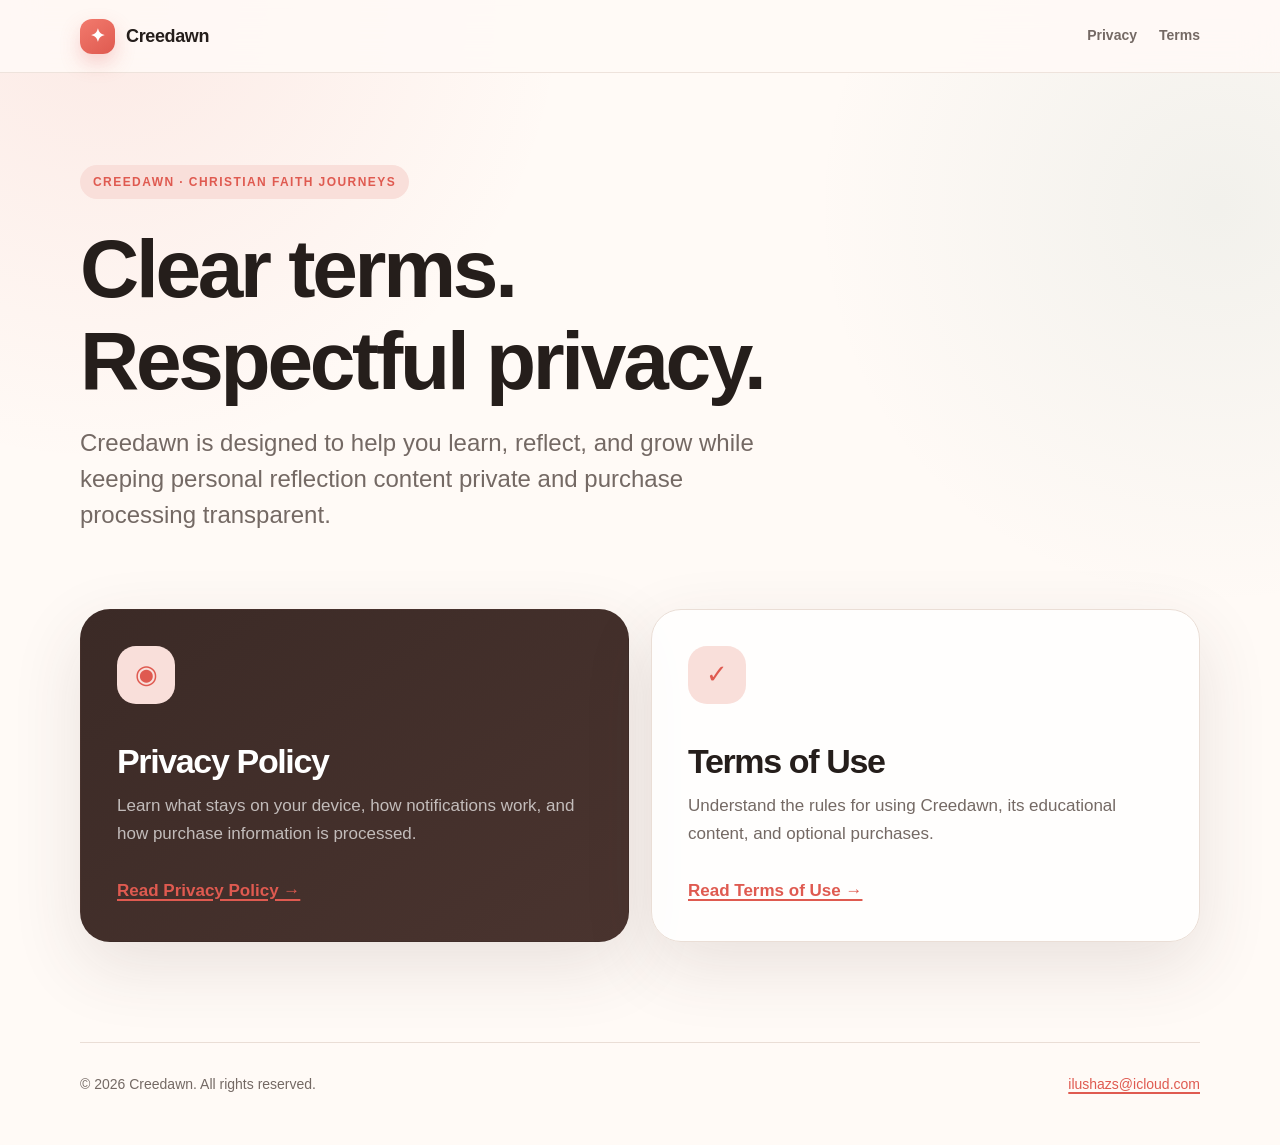
<file: index.html>
<!doctype html>
<html lang="en">
<head>
  <meta charset="utf-8">
  <meta name="viewport" content="width=device-width, initial-scale=1">
  <meta name="description" content="Privacy Policy and Terms of Use for the Creedawn iOS app.">
  <title>Creedawn — Legal</title>
  <link rel="stylesheet" href="assets/styles.css">
</head>
<body>
  <header class="site-header">
    <nav class="nav" aria-label="Primary navigation">
      <a class="brand" href="./"><span class="brand-mark" aria-hidden="true">✦</span>Creedawn</a>
      <div class="nav-links">
        <a href="privacy/">Privacy</a>
        <a href="terms/">Terms</a>
      </div>
    </nav>
  </header>

  <main>
    <section class="hero">
      <span class="eyebrow">Creedawn · Christian faith journeys</span>
      <h1>Clear terms.<br>Respectful privacy.</h1>
      <p class="hero-copy">Creedawn is designed to help you learn, reflect, and grow while keeping personal reflection content private and purchase processing transparent.</p>
    </section>

    <section class="home-grid" aria-label="Legal documents">
      <article class="home-card dark">
        <div class="card-icon" aria-hidden="true">◉</div>
        <h2>Privacy Policy</h2>
        <p>Learn what stays on your device, how notifications work, and how purchase information is processed.</p>
        <a class="card-link" href="privacy/">Read Privacy Policy →</a>
      </article>
      <article class="home-card">
        <div class="card-icon" aria-hidden="true">✓</div>
        <h2>Terms of Use</h2>
        <p>Understand the rules for using Creedawn, its educational content, and optional purchases.</p>
        <a class="card-link" href="terms/">Read Terms of Use →</a>
      </article>
    </section>
  </main>

  <footer class="site-footer">
    <p>© 2026 Creedawn. All rights reserved.</p>
    <p><a href="mailto:ilushazs@icloud.com">ilushazs@icloud.com</a></p>
  </footer>
</body>
</html>
</file>
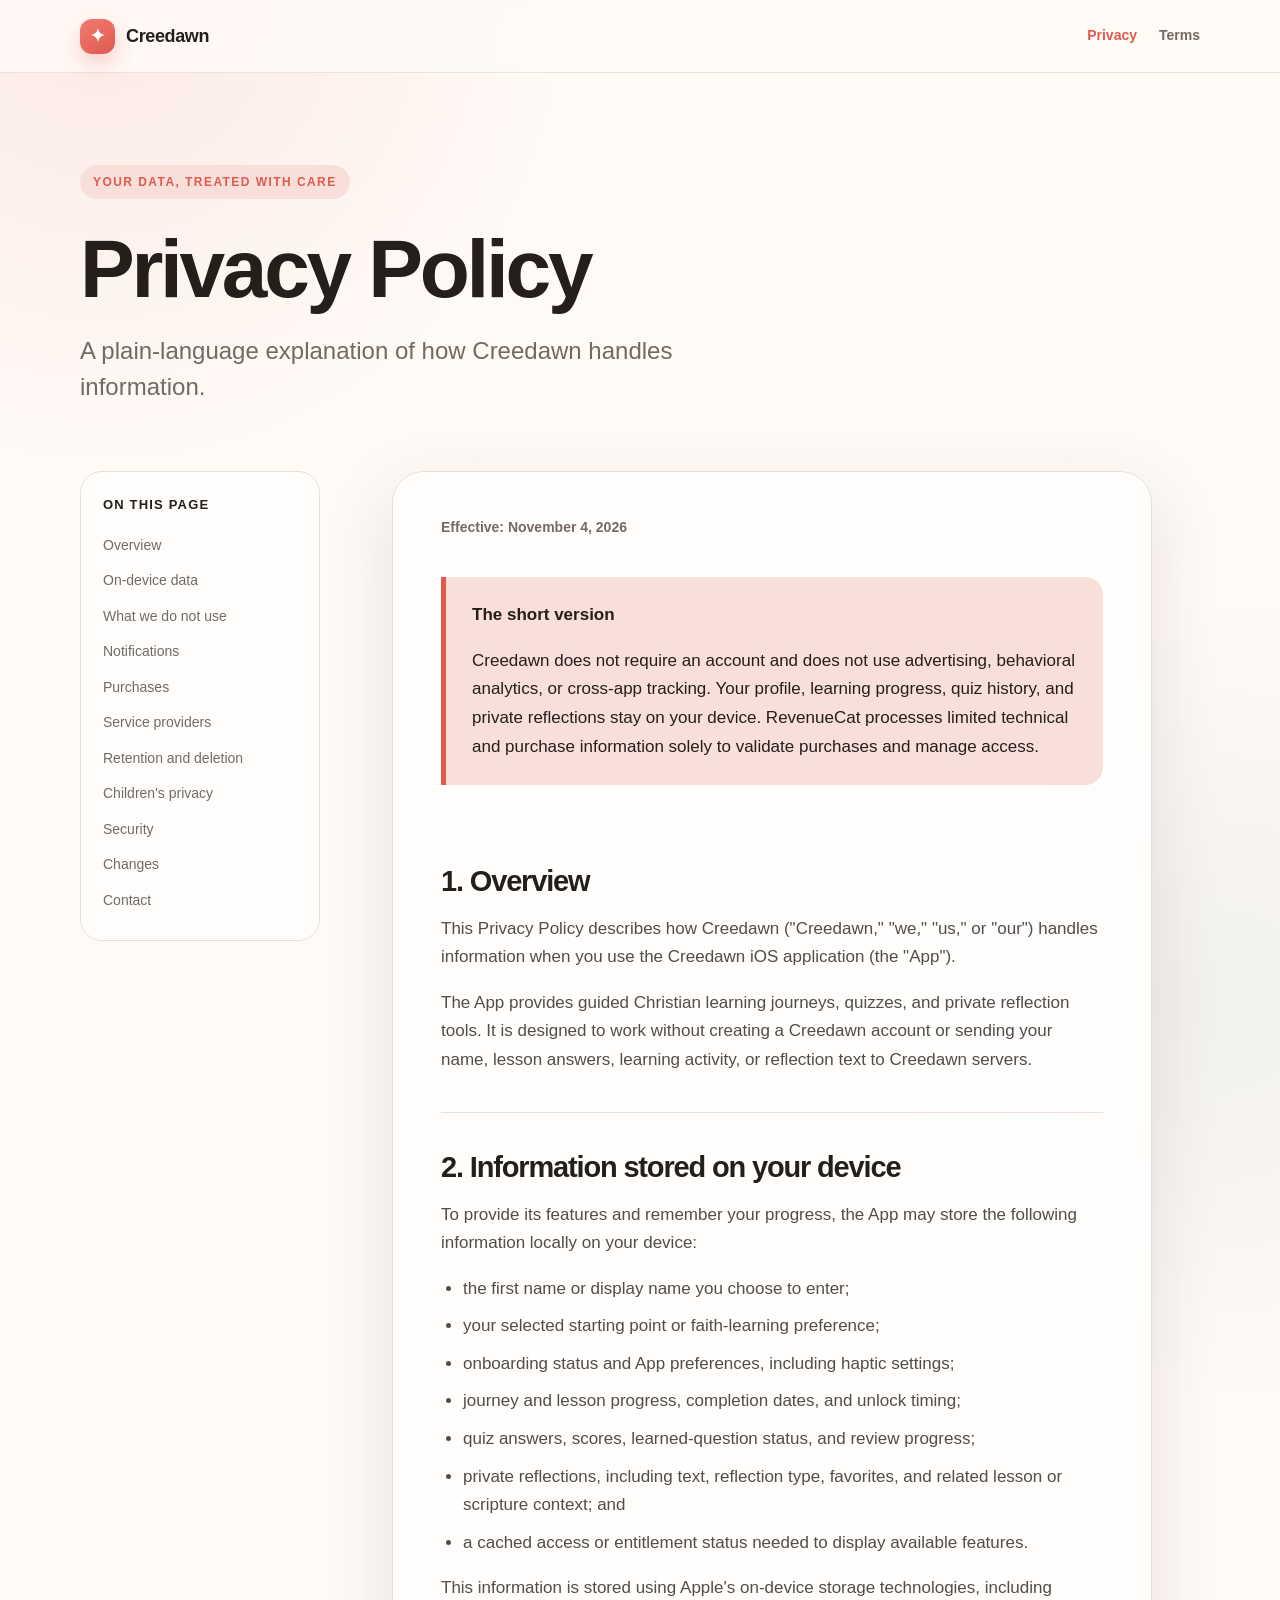
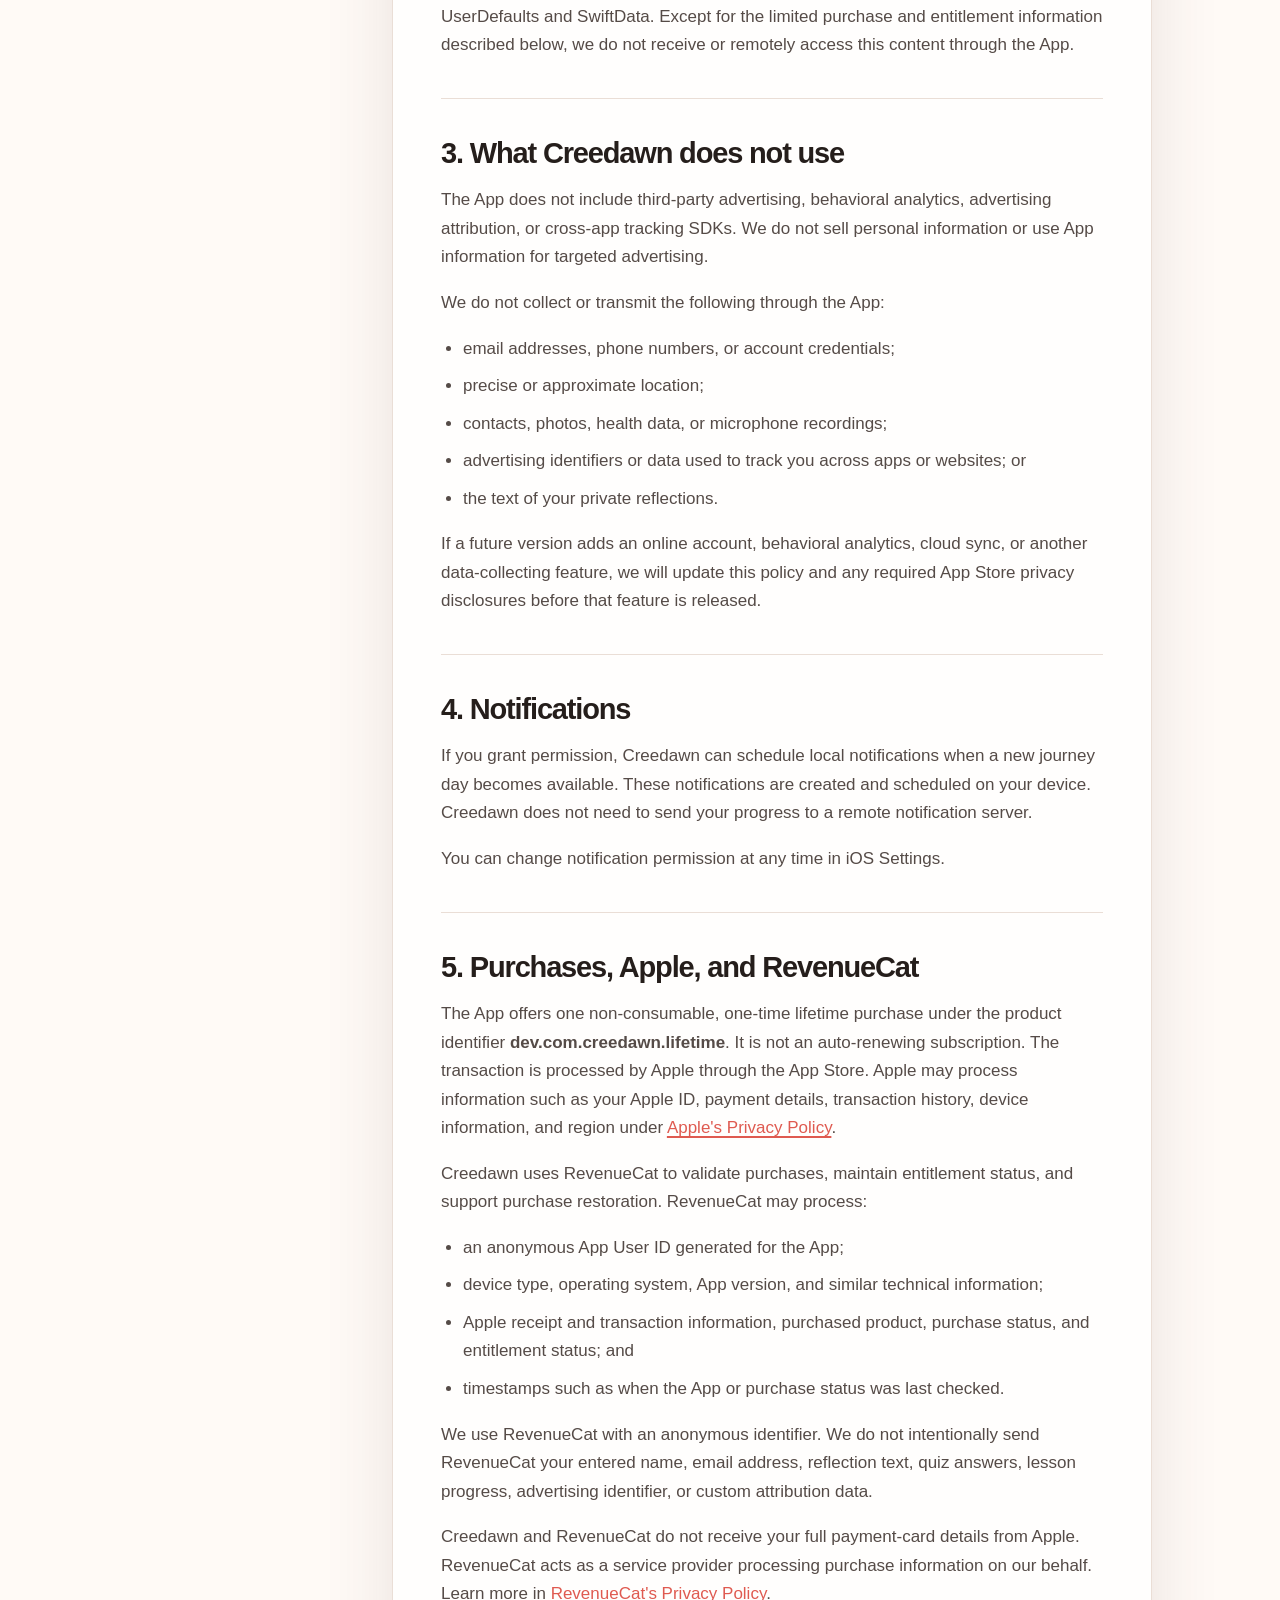
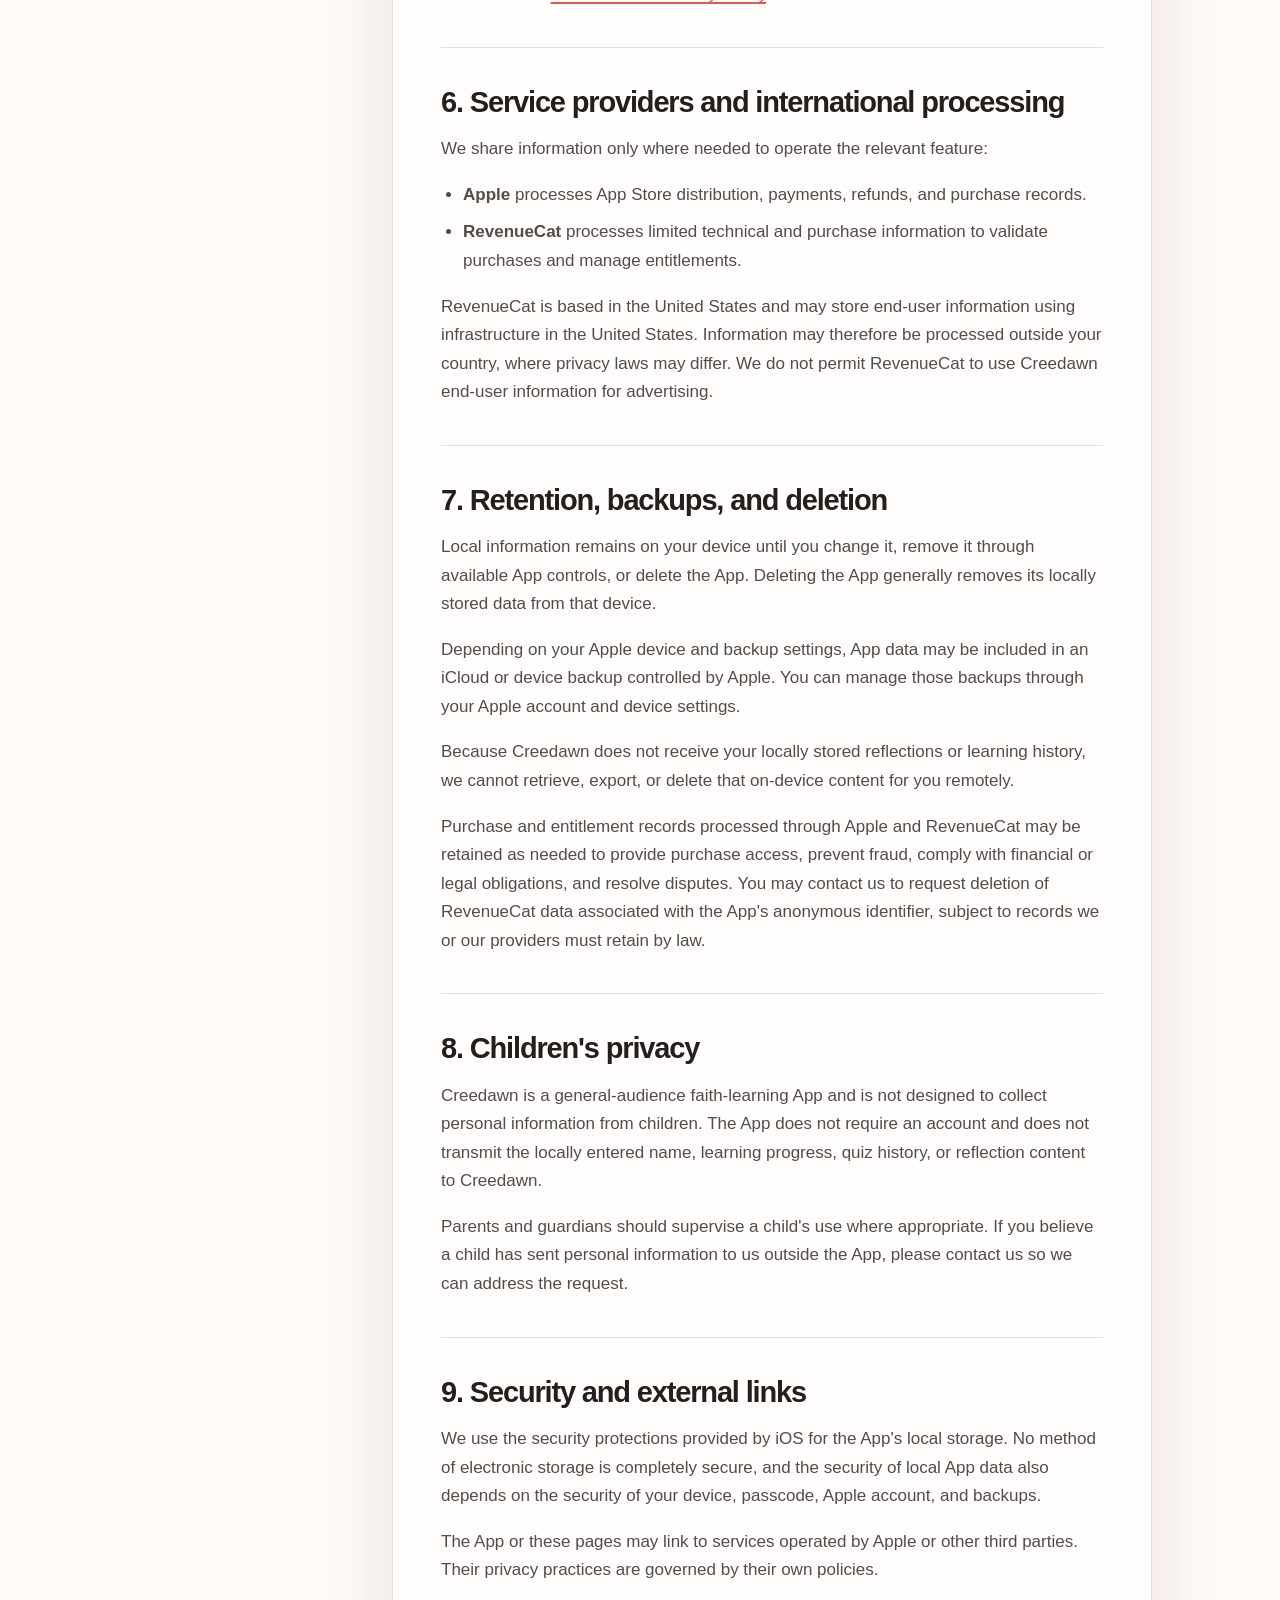
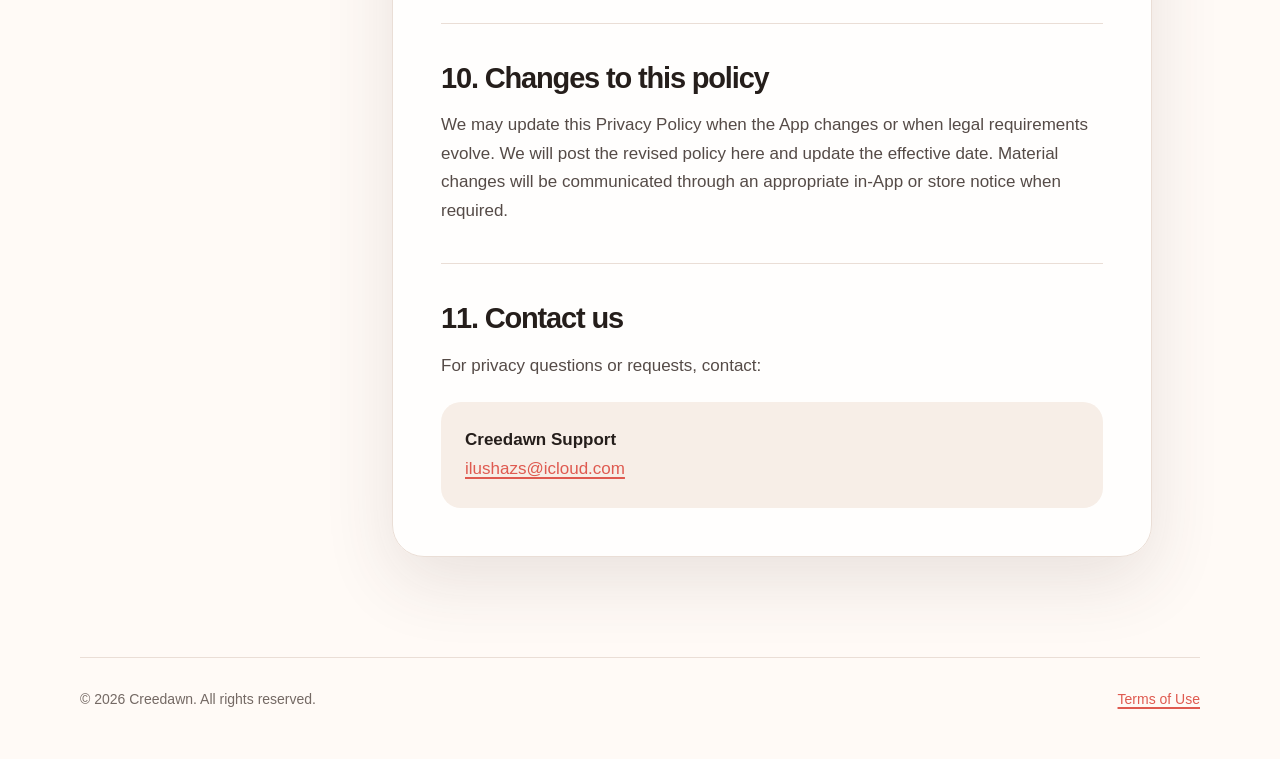
<file: privacy/index.html>
<!doctype html>
<html lang="en">
<head>
  <meta charset="utf-8">
  <meta name="viewport" content="width=device-width, initial-scale=1">
  <meta name="description" content="Privacy Policy for the Creedawn iOS app.">
  <title>Privacy Policy — Creedawn</title>
  <link rel="stylesheet" href="../assets/styles.css">
</head>
<body>
  <header class="site-header">
    <nav class="nav" aria-label="Primary navigation">
      <a class="brand" href="../"><span class="brand-mark" aria-hidden="true">✦</span>Creedawn</a>
      <div class="nav-links">
        <a href="./" aria-current="page">Privacy</a>
        <a href="../terms/">Terms</a>
      </div>
    </nav>
  </header>

  <main>
    <section class="hero">
      <span class="eyebrow">Your data, treated with care</span>
      <h1>Privacy Policy</h1>
      <p class="hero-copy">A plain-language explanation of how Creedawn handles information.</p>
    </section>

    <div class="legal-layout">
      <aside class="toc" aria-label="Table of contents">
        <strong>On this page</strong>
        <a href="#overview">Overview</a>
        <a href="#on-device-data">On-device data</a>
        <a href="#no-collection">What we do not use</a>
        <a href="#notifications">Notifications</a>
        <a href="#purchases">Purchases</a>
        <a href="#service-providers">Service providers</a>
        <a href="#retention">Retention and deletion</a>
        <a href="#children">Children's privacy</a>
        <a href="#security">Security</a>
        <a href="#changes">Changes</a>
        <a href="#contact">Contact</a>
      </aside>

      <article class="legal-card">
        <p class="effective-date">Effective: November 4, 2026</p>

        <div class="summary">
          <strong>The short version</strong>
          <p>Creedawn does not require an account and does not use advertising, behavioral analytics, or cross-app tracking. Your profile, learning progress, quiz history, and private reflections stay on your device. RevenueCat processes limited technical and purchase information solely to validate purchases and manage access.</p>
        </div>

        <section class="legal-section" id="overview">
          <h2>1. Overview</h2>
          <p>This Privacy Policy describes how Creedawn ("Creedawn," "we," "us," or "our") handles information when you use the Creedawn iOS application (the "App").</p>
          <p>The App provides guided Christian learning journeys, quizzes, and private reflection tools. It is designed to work without creating a Creedawn account or sending your name, lesson answers, learning activity, or reflection text to Creedawn servers.</p>
        </section>

        <section class="legal-section" id="on-device-data">
          <h2>2. Information stored on your device</h2>
          <p>To provide its features and remember your progress, the App may store the following information locally on your device:</p>
          <ul>
            <li>the first name or display name you choose to enter;</li>
            <li>your selected starting point or faith-learning preference;</li>
            <li>onboarding status and App preferences, including haptic settings;</li>
            <li>journey and lesson progress, completion dates, and unlock timing;</li>
            <li>quiz answers, scores, learned-question status, and review progress;</li>
            <li>private reflections, including text, reflection type, favorites, and related lesson or scripture context; and</li>
            <li>a cached access or entitlement status needed to display available features.</li>
          </ul>
          <p>This information is stored using Apple's on-device storage technologies, including UserDefaults and SwiftData. Except for the limited purchase and entitlement information described below, we do not receive or remotely access this content through the App.</p>
        </section>

        <section class="legal-section" id="no-collection">
          <h2>3. What Creedawn does not use</h2>
          <p>The App does not include third-party advertising, behavioral analytics, advertising attribution, or cross-app tracking SDKs. We do not sell personal information or use App information for targeted advertising.</p>
          <p>We do not collect or transmit the following through the App:</p>
          <ul>
            <li>email addresses, phone numbers, or account credentials;</li>
            <li>precise or approximate location;</li>
            <li>contacts, photos, health data, or microphone recordings;</li>
            <li>advertising identifiers or data used to track you across apps or websites; or</li>
            <li>the text of your private reflections.</li>
          </ul>
          <p>If a future version adds an online account, behavioral analytics, cloud sync, or another data-collecting feature, we will update this policy and any required App Store privacy disclosures before that feature is released.</p>
        </section>

        <section class="legal-section" id="notifications">
          <h2>4. Notifications</h2>
          <p>If you grant permission, Creedawn can schedule local notifications when a new journey day becomes available. These notifications are created and scheduled on your device. Creedawn does not need to send your progress to a remote notification server.</p>
          <p>You can change notification permission at any time in iOS Settings.</p>
        </section>

        <section class="legal-section" id="purchases">
          <h2>5. Purchases, Apple, and RevenueCat</h2>
          <p>The App offers one non-consumable, one-time lifetime purchase under the product identifier <strong>dev.com.creedawn.lifetime</strong>. It is not an auto-renewing subscription. The transaction is processed by Apple through the App Store. Apple may process information such as your Apple ID, payment details, transaction history, device information, and region under <a href="https://www.apple.com/legal/privacy/" rel="noopener noreferrer">Apple's Privacy Policy</a>.</p>
          <p>Creedawn uses RevenueCat to validate purchases, maintain entitlement status, and support purchase restoration. RevenueCat may process:</p>
          <ul>
            <li>an anonymous App User ID generated for the App;</li>
            <li>device type, operating system, App version, and similar technical information;</li>
            <li>Apple receipt and transaction information, purchased product, purchase status, and entitlement status; and</li>
            <li>timestamps such as when the App or purchase status was last checked.</li>
          </ul>
          <p>We use RevenueCat with an anonymous identifier. We do not intentionally send RevenueCat your entered name, email address, reflection text, quiz answers, lesson progress, advertising identifier, or custom attribution data.</p>
          <p>Creedawn and RevenueCat do not receive your full payment-card details from Apple. RevenueCat acts as a service provider processing purchase information on our behalf. Learn more in <a href="https://www.revenuecat.com/privacy/" rel="noopener noreferrer">RevenueCat's Privacy Policy</a>.</p>
        </section>

        <section class="legal-section" id="service-providers">
          <h2>6. Service providers and international processing</h2>
          <p>We share information only where needed to operate the relevant feature:</p>
          <ul>
            <li><strong>Apple</strong> processes App Store distribution, payments, refunds, and purchase records.</li>
            <li><strong>RevenueCat</strong> processes limited technical and purchase information to validate purchases and manage entitlements.</li>
          </ul>
          <p>RevenueCat is based in the United States and may store end-user information using infrastructure in the United States. Information may therefore be processed outside your country, where privacy laws may differ. We do not permit RevenueCat to use Creedawn end-user information for advertising.</p>
        </section>

        <section class="legal-section" id="retention">
          <h2>7. Retention, backups, and deletion</h2>
          <p>Local information remains on your device until you change it, remove it through available App controls, or delete the App. Deleting the App generally removes its locally stored data from that device.</p>
          <p>Depending on your Apple device and backup settings, App data may be included in an iCloud or device backup controlled by Apple. You can manage those backups through your Apple account and device settings.</p>
          <p>Because Creedawn does not receive your locally stored reflections or learning history, we cannot retrieve, export, or delete that on-device content for you remotely.</p>
          <p>Purchase and entitlement records processed through Apple and RevenueCat may be retained as needed to provide purchase access, prevent fraud, comply with financial or legal obligations, and resolve disputes. You may contact us to request deletion of RevenueCat data associated with the App's anonymous identifier, subject to records we or our providers must retain by law.</p>
        </section>

        <section class="legal-section" id="children">
          <h2>8. Children's privacy</h2>
          <p>Creedawn is a general-audience faith-learning App and is not designed to collect personal information from children. The App does not require an account and does not transmit the locally entered name, learning progress, quiz history, or reflection content to Creedawn.</p>
          <p>Parents and guardians should supervise a child's use where appropriate. If you believe a child has sent personal information to us outside the App, please contact us so we can address the request.</p>
        </section>

        <section class="legal-section" id="security">
          <h2>9. Security and external links</h2>
          <p>We use the security protections provided by iOS for the App's local storage. No method of electronic storage is completely secure, and the security of local App data also depends on the security of your device, passcode, Apple account, and backups.</p>
          <p>The App or these pages may link to services operated by Apple or other third parties. Their privacy practices are governed by their own policies.</p>
        </section>

        <section class="legal-section" id="changes">
          <h2>10. Changes to this policy</h2>
          <p>We may update this Privacy Policy when the App changes or when legal requirements evolve. We will post the revised policy here and update the effective date. Material changes will be communicated through an appropriate in-App or store notice when required.</p>
        </section>

        <section class="legal-section" id="contact">
          <h2>11. Contact us</h2>
          <p>For privacy questions or requests, contact:</p>
          <div class="contact-box">
            <strong>Creedawn Support</strong><br>
            <a href="mailto:ilushazs@icloud.com">ilushazs@icloud.com</a>
          </div>
        </section>
      </article>
    </div>
  </main>

  <footer class="site-footer">
    <p>© 2026 Creedawn. All rights reserved.</p>
    <p><a href="../terms/">Terms of Use</a></p>
  </footer>
</body>
</html>
</file>
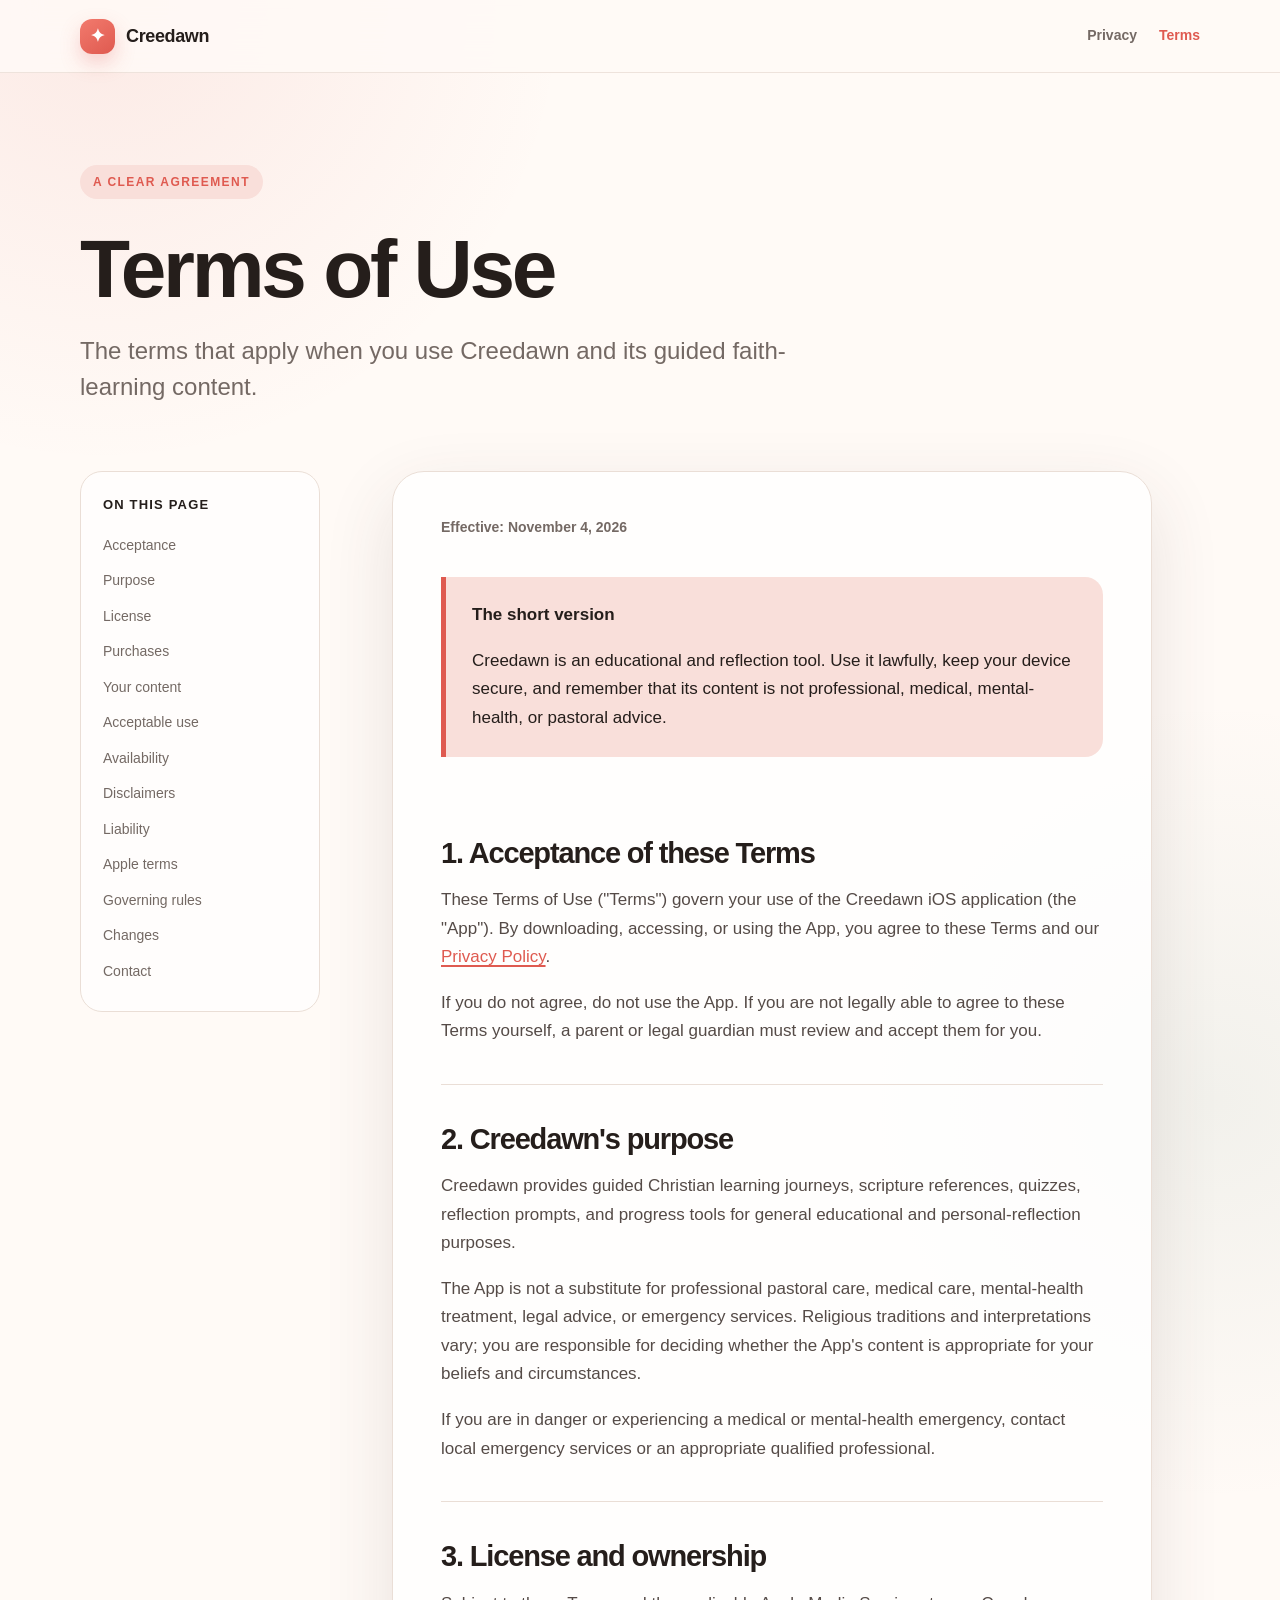
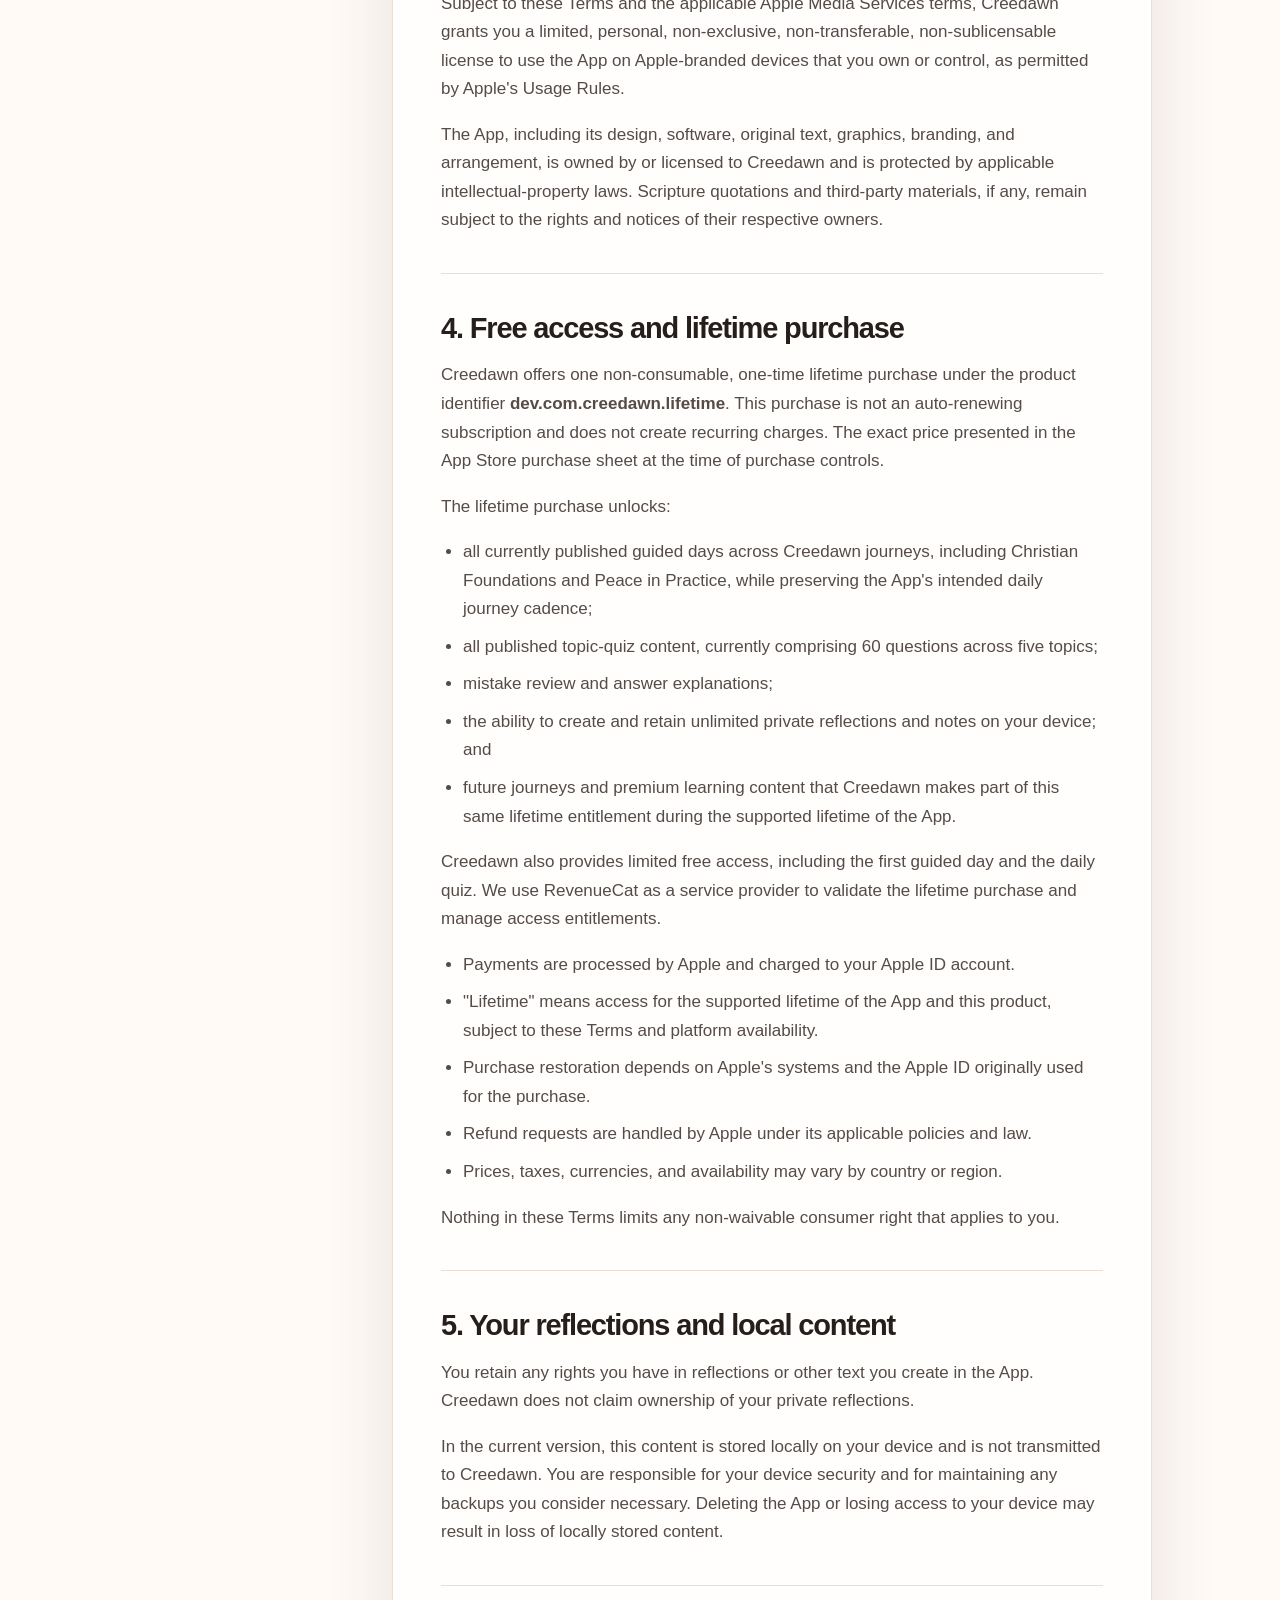
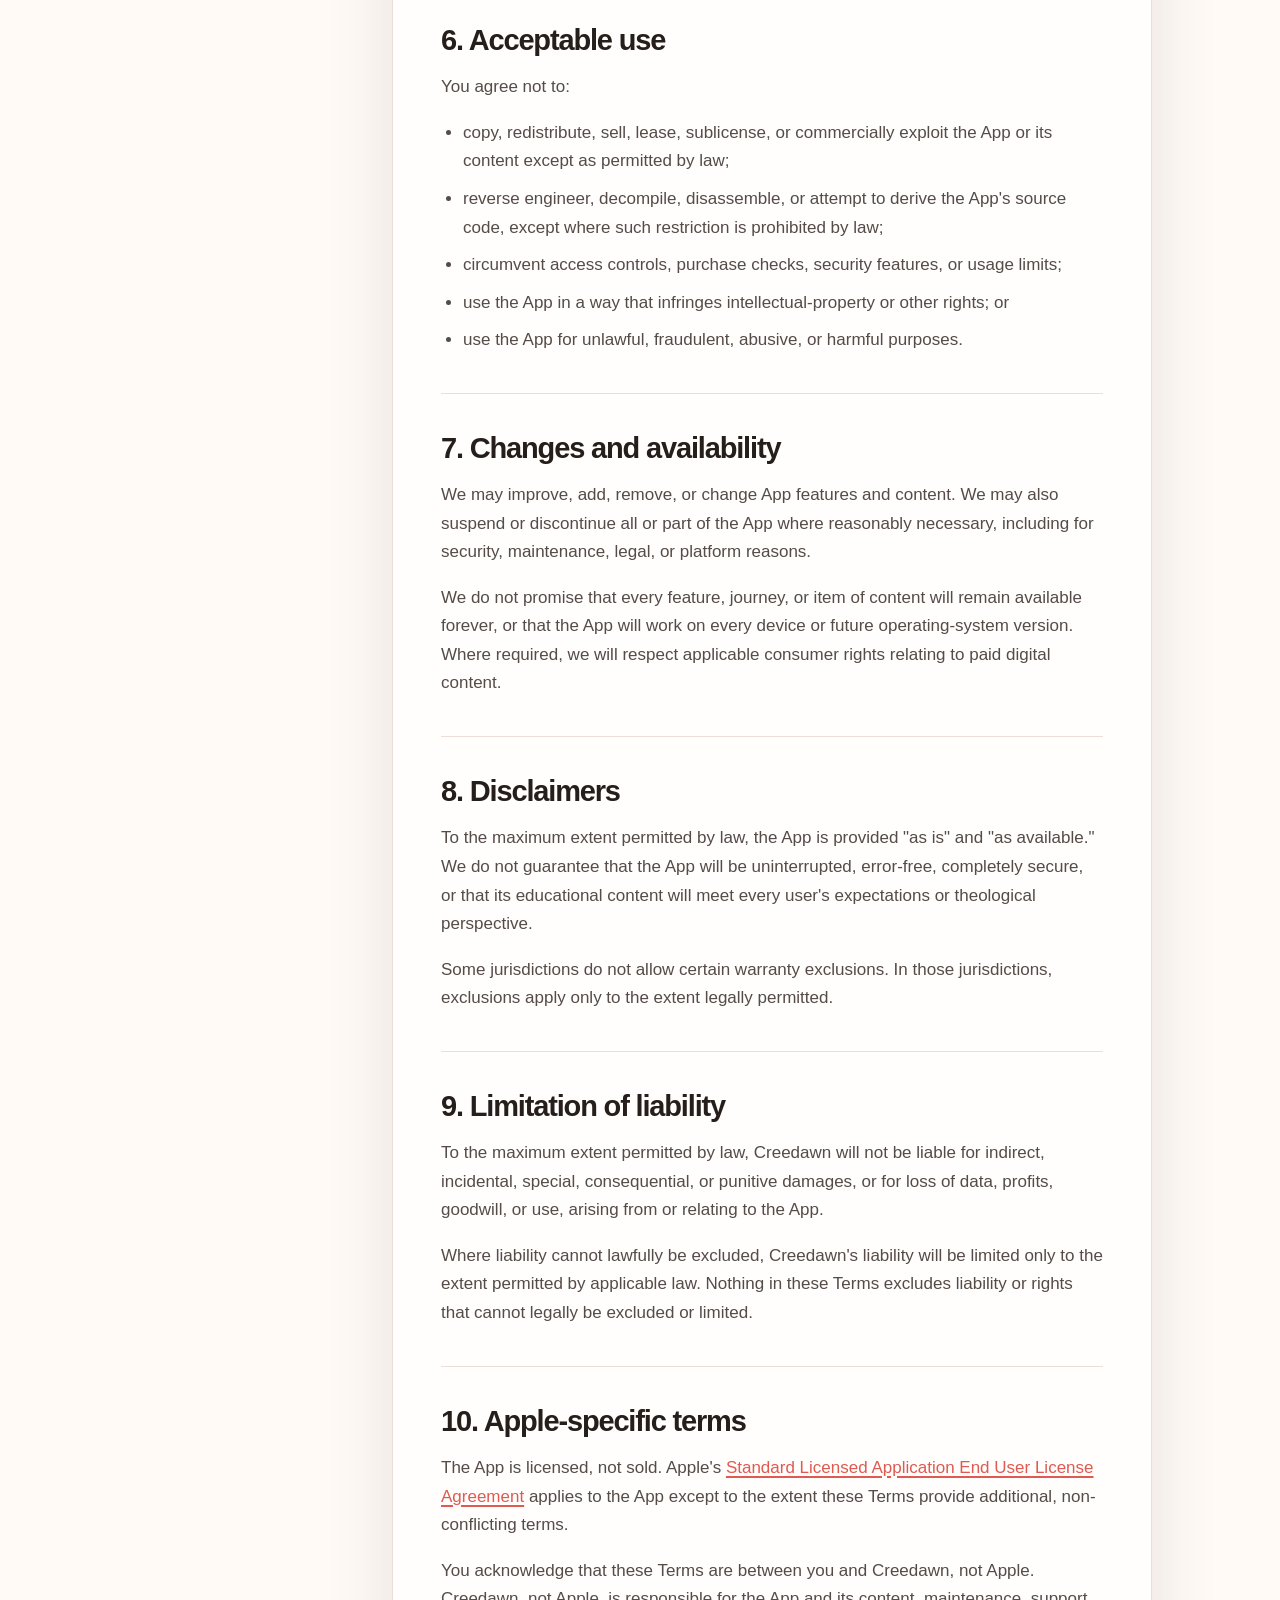
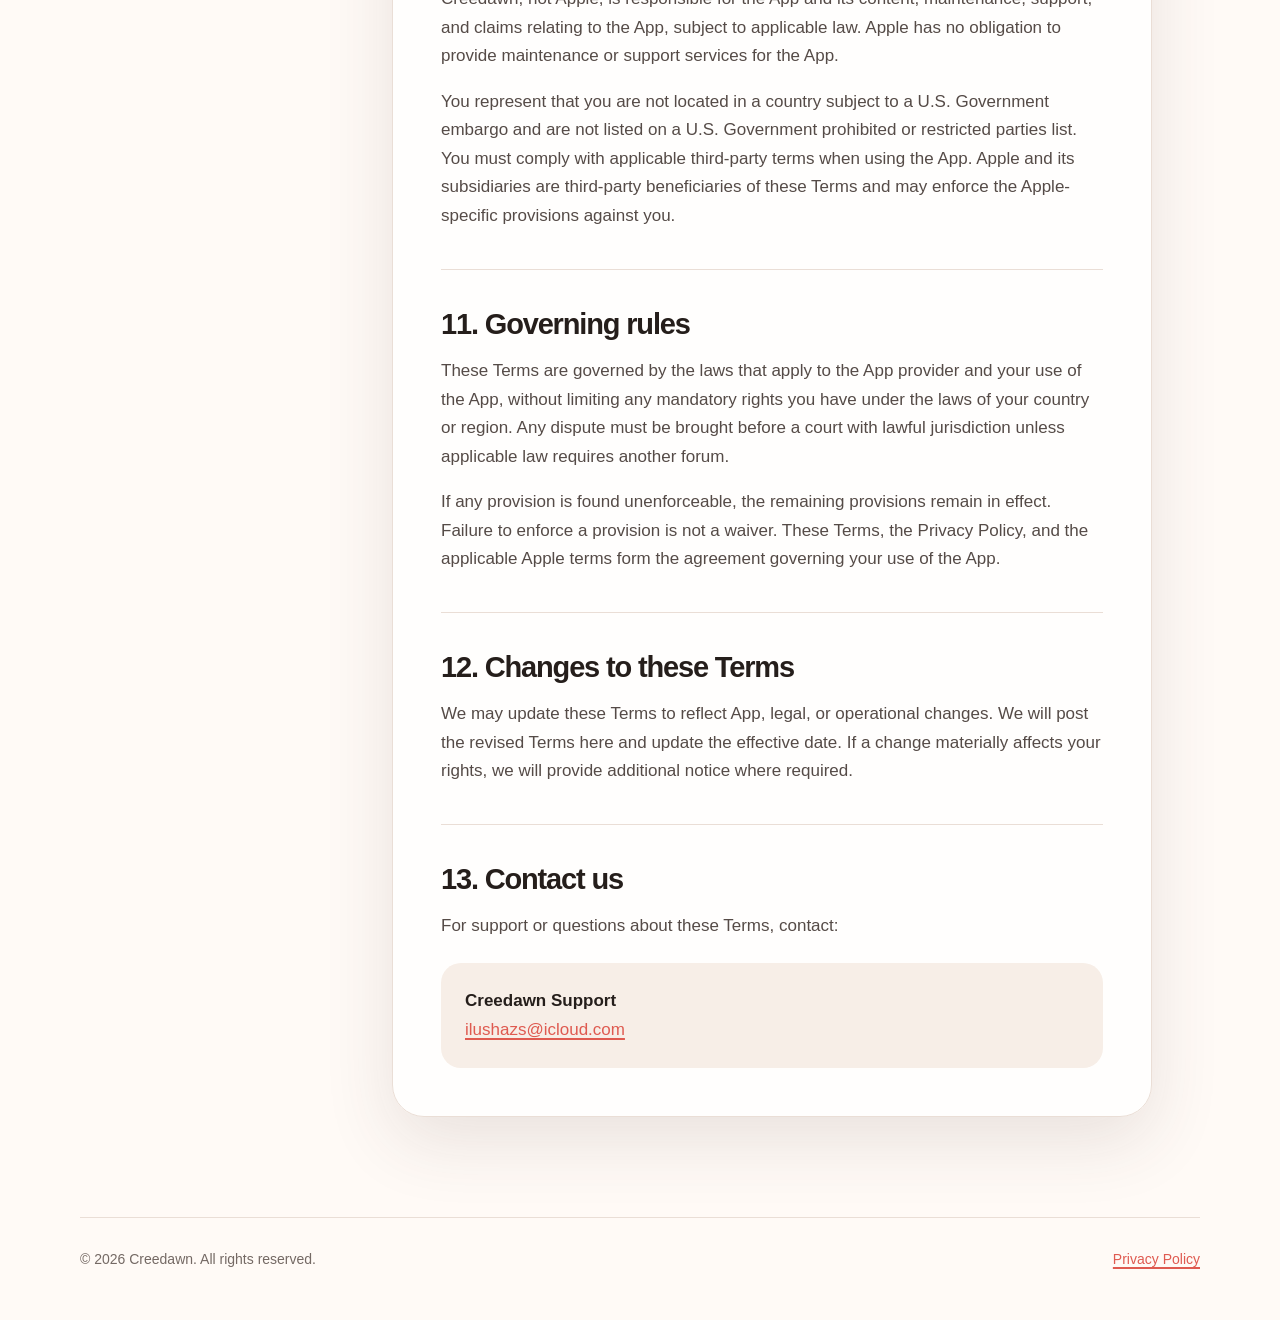
<file: terms/index.html>
<!doctype html>
<html lang="en">
<head>
  <meta charset="utf-8">
  <meta name="viewport" content="width=device-width, initial-scale=1">
  <meta name="description" content="Terms of Use for the Creedawn iOS app.">
  <title>Terms of Use — Creedawn</title>
  <link rel="stylesheet" href="../assets/styles.css">
</head>
<body>
  <header class="site-header">
    <nav class="nav" aria-label="Primary navigation">
      <a class="brand" href="../"><span class="brand-mark" aria-hidden="true">✦</span>Creedawn</a>
      <div class="nav-links">
        <a href="../privacy/">Privacy</a>
        <a href="./" aria-current="page">Terms</a>
      </div>
    </nav>
  </header>

  <main>
    <section class="hero">
      <span class="eyebrow">A clear agreement</span>
      <h1>Terms of Use</h1>
      <p class="hero-copy">The terms that apply when you use Creedawn and its guided faith-learning content.</p>
    </section>

    <div class="legal-layout">
      <aside class="toc" aria-label="Table of contents">
        <strong>On this page</strong>
        <a href="#acceptance">Acceptance</a>
        <a href="#purpose">Purpose</a>
        <a href="#license">License</a>
        <a href="#purchases">Purchases</a>
        <a href="#your-content">Your content</a>
        <a href="#conduct">Acceptable use</a>
        <a href="#availability">Availability</a>
        <a href="#disclaimers">Disclaimers</a>
        <a href="#liability">Liability</a>
        <a href="#apple">Apple terms</a>
        <a href="#law">Governing rules</a>
        <a href="#changes">Changes</a>
        <a href="#contact">Contact</a>
      </aside>

      <article class="legal-card">
        <p class="effective-date">Effective: November 4, 2026</p>

        <div class="summary">
          <strong>The short version</strong>
          <p>Creedawn is an educational and reflection tool. Use it lawfully, keep your device secure, and remember that its content is not professional, medical, mental-health, or pastoral advice.</p>
        </div>

        <section class="legal-section" id="acceptance">
          <h2>1. Acceptance of these Terms</h2>
          <p>These Terms of Use ("Terms") govern your use of the Creedawn iOS application (the "App"). By downloading, accessing, or using the App, you agree to these Terms and our <a href="../privacy/">Privacy Policy</a>.</p>
          <p>If you do not agree, do not use the App. If you are not legally able to agree to these Terms yourself, a parent or legal guardian must review and accept them for you.</p>
        </section>

        <section class="legal-section" id="purpose">
          <h2>2. Creedawn's purpose</h2>
          <p>Creedawn provides guided Christian learning journeys, scripture references, quizzes, reflection prompts, and progress tools for general educational and personal-reflection purposes.</p>
          <p>The App is not a substitute for professional pastoral care, medical care, mental-health treatment, legal advice, or emergency services. Religious traditions and interpretations vary; you are responsible for deciding whether the App's content is appropriate for your beliefs and circumstances.</p>
          <p>If you are in danger or experiencing a medical or mental-health emergency, contact local emergency services or an appropriate qualified professional.</p>
        </section>

        <section class="legal-section" id="license">
          <h2>3. License and ownership</h2>
          <p>Subject to these Terms and the applicable Apple Media Services terms, Creedawn grants you a limited, personal, non-exclusive, non-transferable, non-sublicensable license to use the App on Apple-branded devices that you own or control, as permitted by Apple's Usage Rules.</p>
          <p>The App, including its design, software, original text, graphics, branding, and arrangement, is owned by or licensed to Creedawn and is protected by applicable intellectual-property laws. Scripture quotations and third-party materials, if any, remain subject to the rights and notices of their respective owners.</p>
        </section>

        <section class="legal-section" id="purchases">
          <h2>4. Free access and lifetime purchase</h2>
          <p>Creedawn offers one non-consumable, one-time lifetime purchase under the product identifier <strong>dev.com.creedawn.lifetime</strong>. This purchase is not an auto-renewing subscription and does not create recurring charges. The exact price presented in the App Store purchase sheet at the time of purchase controls.</p>
          <p>The lifetime purchase unlocks:</p>
          <ul>
            <li>all currently published guided days across Creedawn journeys, including Christian Foundations and Peace in Practice, while preserving the App's intended daily journey cadence;</li>
            <li>all published topic-quiz content, currently comprising 60 questions across five topics;</li>
            <li>mistake review and answer explanations;</li>
            <li>the ability to create and retain unlimited private reflections and notes on your device; and</li>
            <li>future journeys and premium learning content that Creedawn makes part of this same lifetime entitlement during the supported lifetime of the App.</li>
          </ul>
          <p>Creedawn also provides limited free access, including the first guided day and the daily quiz. We use RevenueCat as a service provider to validate the lifetime purchase and manage access entitlements.</p>
          <ul>
            <li>Payments are processed by Apple and charged to your Apple ID account.</li>
            <li>"Lifetime" means access for the supported lifetime of the App and this product, subject to these Terms and platform availability.</li>
            <li>Purchase restoration depends on Apple's systems and the Apple ID originally used for the purchase.</li>
            <li>Refund requests are handled by Apple under its applicable policies and law.</li>
            <li>Prices, taxes, currencies, and availability may vary by country or region.</li>
          </ul>
          <p>Nothing in these Terms limits any non-waivable consumer right that applies to you.</p>
        </section>

        <section class="legal-section" id="your-content">
          <h2>5. Your reflections and local content</h2>
          <p>You retain any rights you have in reflections or other text you create in the App. Creedawn does not claim ownership of your private reflections.</p>
          <p>In the current version, this content is stored locally on your device and is not transmitted to Creedawn. You are responsible for your device security and for maintaining any backups you consider necessary. Deleting the App or losing access to your device may result in loss of locally stored content.</p>
        </section>

        <section class="legal-section" id="conduct">
          <h2>6. Acceptable use</h2>
          <p>You agree not to:</p>
          <ul>
            <li>copy, redistribute, sell, lease, sublicense, or commercially exploit the App or its content except as permitted by law;</li>
            <li>reverse engineer, decompile, disassemble, or attempt to derive the App's source code, except where such restriction is prohibited by law;</li>
            <li>circumvent access controls, purchase checks, security features, or usage limits;</li>
            <li>use the App in a way that infringes intellectual-property or other rights; or</li>
            <li>use the App for unlawful, fraudulent, abusive, or harmful purposes.</li>
          </ul>
        </section>

        <section class="legal-section" id="availability">
          <h2>7. Changes and availability</h2>
          <p>We may improve, add, remove, or change App features and content. We may also suspend or discontinue all or part of the App where reasonably necessary, including for security, maintenance, legal, or platform reasons.</p>
          <p>We do not promise that every feature, journey, or item of content will remain available forever, or that the App will work on every device or future operating-system version. Where required, we will respect applicable consumer rights relating to paid digital content.</p>
        </section>

        <section class="legal-section" id="disclaimers">
          <h2>8. Disclaimers</h2>
          <p>To the maximum extent permitted by law, the App is provided "as is" and "as available." We do not guarantee that the App will be uninterrupted, error-free, completely secure, or that its educational content will meet every user's expectations or theological perspective.</p>
          <p>Some jurisdictions do not allow certain warranty exclusions. In those jurisdictions, exclusions apply only to the extent legally permitted.</p>
        </section>

        <section class="legal-section" id="liability">
          <h2>9. Limitation of liability</h2>
          <p>To the maximum extent permitted by law, Creedawn will not be liable for indirect, incidental, special, consequential, or punitive damages, or for loss of data, profits, goodwill, or use, arising from or relating to the App.</p>
          <p>Where liability cannot lawfully be excluded, Creedawn's liability will be limited only to the extent permitted by applicable law. Nothing in these Terms excludes liability or rights that cannot legally be excluded or limited.</p>
        </section>

        <section class="legal-section" id="apple">
          <h2>10. Apple-specific terms</h2>
          <p>The App is licensed, not sold. Apple's <a href="https://www.apple.com/legal/internet-services/itunes/dev/stdeula/" rel="noopener noreferrer">Standard Licensed Application End User License Agreement</a> applies to the App except to the extent these Terms provide additional, non-conflicting terms.</p>
          <p>You acknowledge that these Terms are between you and Creedawn, not Apple. Creedawn, not Apple, is responsible for the App and its content, maintenance, support, and claims relating to the App, subject to applicable law. Apple has no obligation to provide maintenance or support services for the App.</p>
          <p>You represent that you are not located in a country subject to a U.S. Government embargo and are not listed on a U.S. Government prohibited or restricted parties list. You must comply with applicable third-party terms when using the App. Apple and its subsidiaries are third-party beneficiaries of these Terms and may enforce the Apple-specific provisions against you.</p>
        </section>

        <section class="legal-section" id="law">
          <h2>11. Governing rules</h2>
          <p>These Terms are governed by the laws that apply to the App provider and your use of the App, without limiting any mandatory rights you have under the laws of your country or region. Any dispute must be brought before a court with lawful jurisdiction unless applicable law requires another forum.</p>
          <p>If any provision is found unenforceable, the remaining provisions remain in effect. Failure to enforce a provision is not a waiver. These Terms, the Privacy Policy, and the applicable Apple terms form the agreement governing your use of the App.</p>
        </section>

        <section class="legal-section" id="changes">
          <h2>12. Changes to these Terms</h2>
          <p>We may update these Terms to reflect App, legal, or operational changes. We will post the revised Terms here and update the effective date. If a change materially affects your rights, we will provide additional notice where required.</p>
        </section>

        <section class="legal-section" id="contact">
          <h2>13. Contact us</h2>
          <p>For support or questions about these Terms, contact:</p>
          <div class="contact-box">
            <strong>Creedawn Support</strong><br>
            <a href="mailto:ilushazs@icloud.com">ilushazs@icloud.com</a>
          </div>
        </section>
      </article>
    </div>
  </main>

  <footer class="site-footer">
    <p>© 2026 Creedawn. All rights reserved.</p>
    <p><a href="../privacy/">Privacy Policy</a></p>
  </footer>
</body>
</html>
</file>
<file: assets/styles.css>
:root {
  color-scheme: light;
  --paper: #fffaf6;
  --paper-deep: #f7eee7;
  --ink: #251e1b;
  --muted: #746964;
  --line: #eaded6;
  --coral: #df5a50;
  --coral-soft: #f9dfda;
  --cocoa: #4a342f;
  --sage: #6e9585;
  --white: #ffffff;
  --shadow: 0 24px 70px rgba(74, 52, 47, 0.12);
}

* {
  box-sizing: border-box;
}

html {
  scroll-behavior: smooth;
}

body {
  margin: 0;
  background:
    radial-gradient(circle at 8% 0%, rgba(223, 90, 80, 0.10), transparent 29rem),
    radial-gradient(circle at 95% 18%, rgba(110, 149, 133, 0.09), transparent 25rem),
    var(--paper);
  color: var(--ink);
  font-family: -apple-system, BlinkMacSystemFont, "Segoe UI", sans-serif;
  font-size: 17px;
  line-height: 1.68;
  -webkit-font-smoothing: antialiased;
}

a {
  color: var(--coral);
  text-decoration-thickness: 1.5px;
  text-underline-offset: 3px;
}

a:hover {
  color: #bb443c;
}

.site-header {
  position: sticky;
  top: 0;
  z-index: 10;
  border-bottom: 1px solid rgba(234, 222, 214, 0.8);
  background: rgba(255, 250, 246, 0.88);
  backdrop-filter: blur(18px);
  -webkit-backdrop-filter: blur(18px);
}

.nav {
  width: min(1120px, calc(100% - 40px));
  min-height: 72px;
  margin: 0 auto;
  display: flex;
  align-items: center;
  justify-content: space-between;
  gap: 24px;
}

.brand {
  display: inline-flex;
  align-items: center;
  gap: 11px;
  color: var(--ink);
  font-size: 18px;
  font-weight: 800;
  letter-spacing: -0.02em;
  text-decoration: none;
}

.brand-mark {
  width: 35px;
  height: 35px;
  display: grid;
  place-items: center;
  border-radius: 12px;
  color: var(--white);
  background: linear-gradient(145deg, #f27a6d, var(--coral));
  box-shadow: 0 9px 20px rgba(223, 90, 80, 0.26);
}

.nav-links {
  display: flex;
  align-items: center;
  gap: 22px;
}

.nav-links a {
  color: var(--muted);
  font-size: 14px;
  font-weight: 700;
  text-decoration: none;
}

.nav-links a[aria-current="page"],
.nav-links a:hover {
  color: var(--coral);
}

.hero,
.legal-layout,
.home-grid,
.site-footer {
  width: min(1120px, calc(100% - 40px));
  margin-left: auto;
  margin-right: auto;
}

.hero {
  padding: 92px 0 46px;
}

.eyebrow {
  display: inline-flex;
  align-items: center;
  min-height: 34px;
  padding: 6px 13px;
  border-radius: 999px;
  color: var(--coral);
  background: var(--coral-soft);
  font-size: 12px;
  font-weight: 800;
  letter-spacing: 0.12em;
  text-transform: uppercase;
}

h1,
h2,
h3 {
  margin-top: 0;
  letter-spacing: -0.04em;
  line-height: 1.12;
}

h1 {
  max-width: 820px;
  margin: 24px 0 18px;
  font-size: clamp(46px, 7vw, 82px);
}

.hero-copy {
  max-width: 720px;
  margin: 0;
  color: var(--muted);
  font-size: clamp(19px, 2.5vw, 24px);
  line-height: 1.5;
}

.home-grid {
  display: grid;
  grid-template-columns: repeat(2, minmax(0, 1fr));
  gap: 22px;
  padding: 30px 0 100px;
}

.home-card {
  min-height: 300px;
  padding: 36px;
  border: 1px solid var(--line);
  border-radius: 30px;
  background: rgba(255, 255, 255, 0.82);
  box-shadow: var(--shadow);
  display: flex;
  flex-direction: column;
  align-items: flex-start;
}

.home-card.dark {
  color: var(--white);
  border-color: transparent;
  background: linear-gradient(145deg, #3b2a26, var(--cocoa));
}

.card-icon {
  width: 58px;
  height: 58px;
  margin-bottom: 38px;
  display: grid;
  place-items: center;
  border-radius: 19px;
  color: var(--coral);
  background: var(--coral-soft);
  font-size: 26px;
}

.home-card h2 {
  margin-bottom: 12px;
  font-size: 34px;
}

.home-card p {
  margin: 0 0 28px;
  color: var(--muted);
}

.home-card.dark p {
  color: rgba(255, 255, 255, 0.68);
}

.card-link {
  margin-top: auto;
  font-weight: 800;
}

.legal-layout {
  display: grid;
  grid-template-columns: 240px minmax(0, 760px);
  gap: 72px;
  align-items: start;
  padding: 20px 0 100px;
}

.toc {
  position: sticky;
  top: 104px;
  padding: 22px;
  border: 1px solid var(--line);
  border-radius: 22px;
  background: rgba(255, 255, 255, 0.66);
}

.toc strong {
  display: block;
  margin-bottom: 12px;
  font-size: 13px;
  letter-spacing: 0.09em;
  text-transform: uppercase;
}

.toc a {
  display: block;
  padding: 6px 0;
  color: var(--muted);
  font-size: 14px;
  text-decoration: none;
}

.toc a:hover {
  color: var(--coral);
}

.legal-card {
  padding: 48px;
  border: 1px solid var(--line);
  border-radius: 32px;
  background: rgba(255, 255, 255, 0.84);
  box-shadow: var(--shadow);
}

.effective-date {
  margin: -4px 0 38px;
  color: var(--muted);
  font-size: 14px;
  font-weight: 650;
}

.summary {
  margin-bottom: 42px;
  padding: 24px 26px;
  border-left: 5px solid var(--coral);
  border-radius: 0 18px 18px 0;
  background: var(--coral-soft);
}

.summary p:last-child {
  margin-bottom: 0;
}

.legal-section {
  padding-top: 38px;
  scroll-margin-top: 100px;
}

.legal-section + .legal-section {
  margin-top: 38px;
  border-top: 1px solid var(--line);
}

.legal-section h2 {
  margin-bottom: 16px;
  font-size: 29px;
}

.legal-section h3 {
  margin: 26px 0 10px;
  font-size: 20px;
}

.legal-section p,
.legal-section li {
  color: #554b47;
}

.legal-section ul {
  padding-left: 22px;
}

.legal-section li + li {
  margin-top: 9px;
}

.contact-box {
  margin-top: 22px;
  padding: 24px;
  border-radius: 20px;
  background: var(--paper-deep);
}

.site-footer {
  padding: 30px 0 48px;
  border-top: 1px solid var(--line);
  color: var(--muted);
  font-size: 14px;
  display: flex;
  justify-content: space-between;
  gap: 24px;
}

.site-footer p {
  margin: 0;
}

@media (max-width: 820px) {
  .hero {
    padding-top: 62px;
  }

  .home-grid,
  .legal-layout {
    grid-template-columns: 1fr;
  }

  .legal-layout {
    gap: 24px;
  }

  .toc {
    position: static;
  }

  .legal-card {
    padding: 30px 24px;
  }
}

@media (max-width: 560px) {
  body {
    font-size: 16px;
  }

  .nav {
    min-height: 64px;
  }

  .nav-links {
    gap: 13px;
  }

  .nav-links a {
    font-size: 12px;
  }

  .hero,
  .legal-layout,
  .home-grid,
  .site-footer {
    width: min(100% - 28px, 1120px);
  }

  .home-card {
    min-height: 270px;
    padding: 28px;
  }

  .site-footer {
    flex-direction: column;
  }
}
</file>
